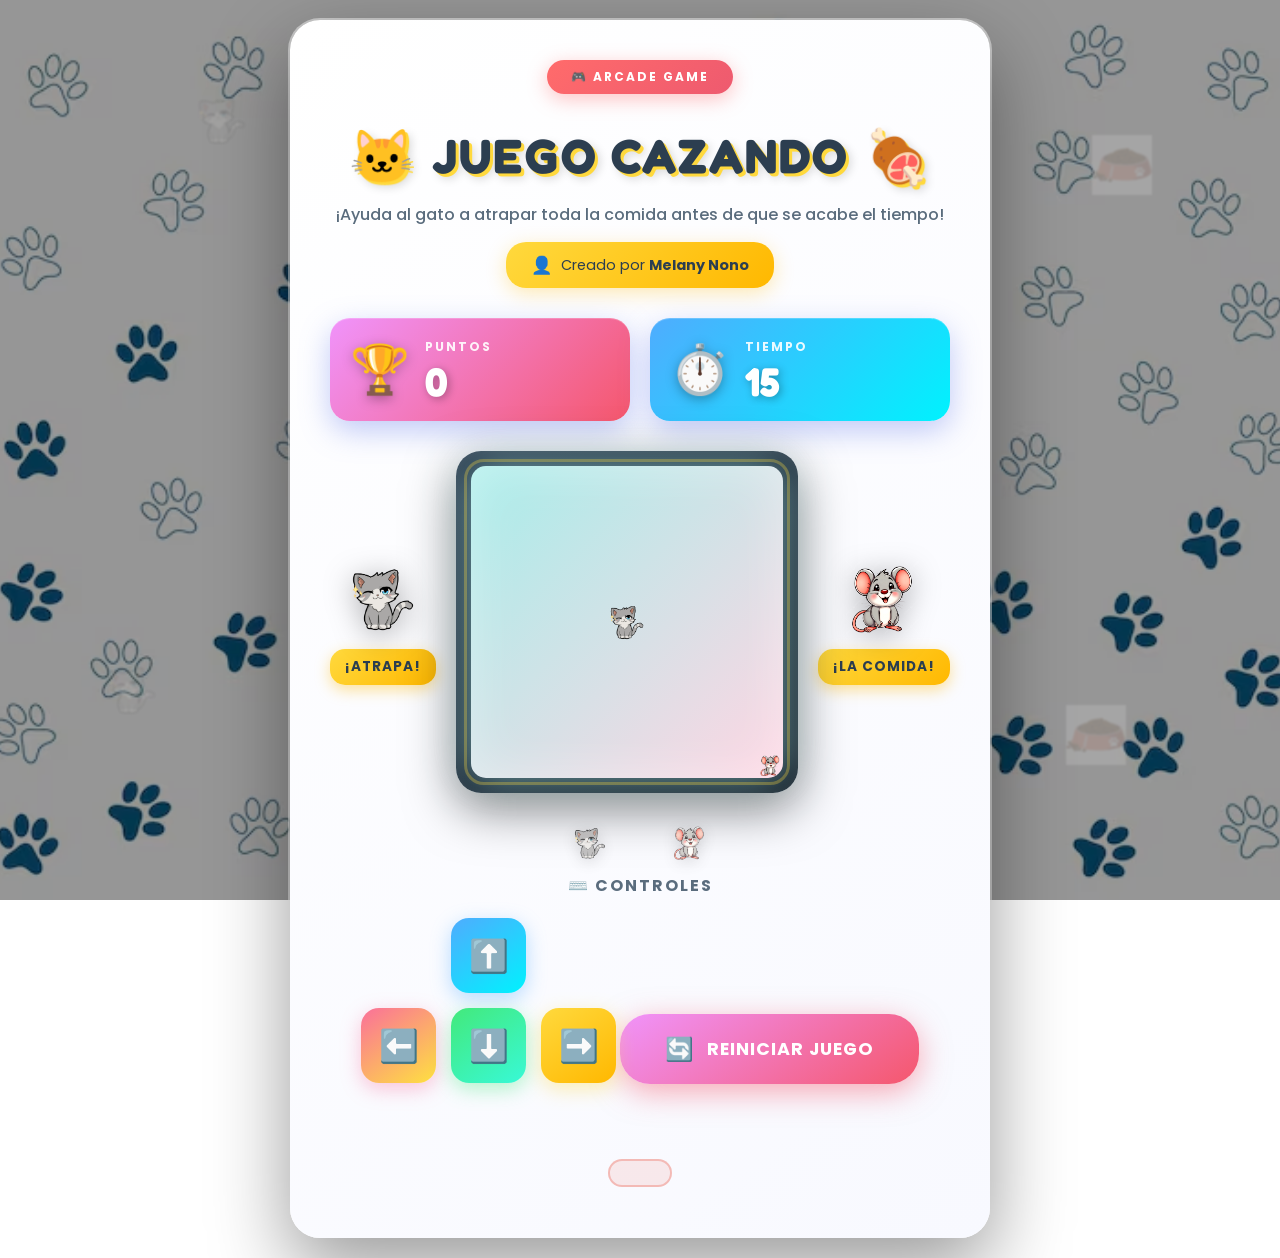
<file: index.html>
<!DOCTYPE html>
<html lang="es">
<head>
  <meta charset="UTF-8">
  <meta name="viewport" content="width=device-width, initial-scale=1.0">
  <title>🎮 Juego Cazando - Atrapa la Comida</title>
  <!-- Google Fonts para tipografía moderna -->
  <link rel="preconnect" href="https://fonts.googleapis.com">
  <link rel="preconnect" href="https://fonts.gstatic.com" crossorigin>
  <link href="https://fonts.googleapis.com/css2?family=Poppins:wght@400;600;700;800&family=Fredoka:wght@500;600;700&display=swap" rel="stylesheet">
  <link rel="stylesheet" href="cazando.css">
  <script src="utilitarios.js"></script>
</head>
<body onload="iniciarJuego();">

  <!-- Decoraciones flotantes -->
  <div class="decorations">
    <img src="gato.png" class="decoration-img decoration-cat-top" alt="Decoración gato">
    <img src="comida.png" class="decoration-img decoration-food-top" alt="Decoración comida">
    <img src="gato.png" class="decoration-img decoration-cat-bottom" alt="Decoración gato">
    <img src="comida.png" class="decoration-img decoration-food-bottom" alt="Decoración comida">
  </div>

  <!-- Contenedor principal centrado -->
  <div class="main-container">
    
    <!-- Encabezado del juego -->
    <header class="game-header">
      <div class="header-badge">🎮 ARCADE GAME</div>
      <h1 class="game-title">
        <span class="title-emoji">🐱</span>
        JUEGO CAZANDO
        <span class="title-emoji">🍖</span>
      </h1>
      <p class="game-subtitle">¡Ayuda al gato a atrapar toda la comida antes de que se acabe el tiempo!</p>
      <div class="author-badge">
        <span class="author-icon">👤</span>
        <span class="author-text">Creado por <strong>Melany Nono</strong></span>
      </div>
    </header>

    <!-- Panel de estadísticas -->
    <div class="stats-panel">
      <div class="stat-card stat-score">
        <div class="stat-icon-wrapper">
          <span class="stat-emoji">🏆</span>
        </div>
        <div class="stat-info">
          <span class="stat-label">PUNTOS</span>
          <span class="stat-number" id="puntos">0</span>
        </div>
      </div>

      <div class="stat-card stat-time">
        <div class="stat-icon-wrapper">
          <span class="stat-emoji">⏱️</span>
        </div>
        <div class="stat-info">
          <span class="stat-label">TIEMPO</span>
          <span class="stat-number" id="tiempo">15</span>
        </div>
      </div>
    </div>

    <!-- Área del juego (Canvas) -->
    <div class="game-area">
      <!-- Decoración lateral izquierda -->
      <div class="side-decoration side-left">
        <img src="gato.png" class="side-img" alt="Gato">
        <div class="side-label">¡ATRAPA!</div>
      </div>

      <div class="canvas-container">
        <canvas id="areaJuego" width="500" height="500"></canvas>
        <div class="canvas-border"></div>
      </div>

      <!-- Decoración lateral derecha -->
      <div class="side-decoration side-right">
        <img src="raton.png" class="side-img" alt="Comida">
        <div class="side-label">¡LA COMIDA!</div>
      </div>
    </div>

    <!-- Panel de controles -->
    <div class="controls-panel">
      <!-- Decoración de mini imágenes sobre controles -->
      <div class="mini-decorations">
        <img src="gato.png" class="mini-deco" alt="mini gato">
        <img src="raton.png" class="mini-deco" alt="mini comida">
      </div>
      <h3 class="controls-title">⌨️ CONTROLES</h3>
      <div class="controls-grid">
        <div class="control-row">
          <button class="control-btn btn-up" onclick="moverArriba();" aria-label="Mover arriba">
            ⬆️
          </button>
        </div>
        <div class="control-row">
          <button class="control-btn btn-left" onclick="moverIzquierda();" aria-label="Mover izquierda">
            ⬅️
          </button>
          <button class="control-btn btn-down" onclick="moverAbajo();" aria-label="Mover abajo">
            ⬇️
          </button>
          <button class="control-btn btn-right" onclick="moverDerecha();" aria-label="Mover derecha">
            ➡️
          </button>
        </div>
      </div>
      
      <button class="restart-btn" onclick="reiniciarJuego();">
        <span class="btn-icon">🔄</span>
        <span class="btn-text">REINICIAR JUEGO</span>
      </button>
    </div>

    <!-- Mensaje de estado -->
    <div class="message-area">
      <p id="mensaje" class="game-message"></p>
    </div>

  </div>

  <script src="cazando.js"></script>

</body>
</html>
</file>
<file: cazando.css>
/* =====================================================
   ESTILOS GENERALES Y RESET
   ===================================================== */
* {
  margin: 0;
  padding: 0;
  box-sizing: border-box;
}

body {
  font-family: 'Poppins', 'Segoe UI', Tahoma, sans-serif;
  min-height: 100vh;
  display: flex;
  justify-content: center;
  align-items: center;
  padding: 20px;
  background: linear-gradient(135deg, #667eea 0%, #764ba2 100%);
  background-image: url(fondo.png);
  background-size: cover;
  background-position: center;
  background-attachment: fixed;
  position: relative;
  overflow-x: hidden;
}

/* Overlay oscuro sobre el fondo para mejor contraste */
body::before {
  content: '';
  position: fixed;
  top: 0;
  left: 0;
  width: 100%;
  height: 100%;
  background: rgba(0, 0, 0, 0.4);
  z-index: 0;
}

/* =====================================================
   DECORACIONES FLOTANTES DE FONDO
   ===================================================== */
.decorations {
  position: fixed;
  top: 0;
  left: 0;
  width: 100%;
  height: 100%;
  pointer-events: none;
  z-index: 0;
}

.decoration-img {
  position: absolute;
  width: 60px;
  height: 60px;
  opacity: 0.15;
  filter: blur(1px);
}

.decoration-cat-top {
  top: 10%;
  left: 15%;
  animation: floatDiagonal 15s ease-in-out infinite;
}

.decoration-food-top {
  top: 15%;
  right: 10%;
  animation: floatDiagonal 12s ease-in-out infinite reverse;
}

.decoration-cat-bottom {
  bottom: 20%;
  left: 8%;
  animation: floatDiagonal 18s ease-in-out infinite;
  animation-delay: 2s;
}

.decoration-food-bottom {
  bottom: 15%;
  right: 12%;
  animation: floatDiagonal 14s ease-in-out infinite reverse;
  animation-delay: 1s;
}

@keyframes floatDiagonal {
  0%, 100% {
    transform: translate(0, 0) rotate(0deg);
  }
  25% {
    transform: translate(20px, -20px) rotate(90deg);
  }
  50% {
    transform: translate(0, -40px) rotate(180deg);
  }
  75% {
    transform: translate(-20px, -20px) rotate(270deg);
  }
}

/* =====================================================
   CONTENEDOR PRINCIPAL
   ===================================================== */
.main-container {
  position: relative;
  z-index: 1;
  max-width: 700px;
  width: 100%;
  background: linear-gradient(145deg, #ffffff 0%, #f8f9ff 100%);
  border-radius: 30px;
  padding: 40px;
  box-shadow: 
    0 30px 80px rgba(0, 0, 0, 0.4),
    0 0 0 2px rgba(255, 255, 255, 0.5);
  animation: fadeIn 0.5s ease-in-out;
}

@keyframes fadeIn {
  from {
    opacity: 0;
    transform: translateY(30px);
  }
  to {
    opacity: 1;
    transform: translateY(0);
  }
}

/* =====================================================
   ENCABEZADO DEL JUEGO
   ===================================================== */
.game-header {
  text-align: center;
  margin-bottom: 30px;
}

.header-badge {
  display: inline-block;
  background: linear-gradient(135deg, #ff6b6b 0%, #ee5a6f 100%);
  color: white;
  padding: 8px 24px;
  border-radius: 25px;
  font-size: 0.75em;
  font-weight: 700;
  letter-spacing: 2px;
  box-shadow: 0 5px 20px rgba(255, 107, 107, 0.4);
  margin-bottom: 15px;
  text-transform: uppercase;
}

.game-title {
  font-family: 'Fredoka', sans-serif;
  font-size: 3em;
  font-weight: 700;
  color: #2c3e50;
  margin: 15px 0;
  text-shadow: 
    3px 3px 0px #ffd93d,
    5px 5px 10px rgba(0, 0, 0, 0.15);
  letter-spacing: 2px;
  display: flex;
  align-items: center;
  justify-content: center;
  gap: 15px;
  line-height: 1.2;
}

.title-emoji {
  font-size: 1.1em;
  animation: bounce 2s ease-in-out infinite;
}

@keyframes bounce {
  0%, 100% {
    transform: translateY(0);
  }
  50% {
    transform: translateY(-10px);
  }
}

.game-subtitle {
  font-size: 1em;
  color: #5a6c7d;
  margin-top: 10px;
  font-weight: 500;
}

.author-badge {
  display: inline-flex;
  align-items: center;
  gap: 8px;
  background: linear-gradient(135deg, #ffd93d 0%, #ffb800 100%);
  padding: 10px 25px;
  border-radius: 20px;
  margin-top: 15px;
  box-shadow: 0 5px 20px rgba(255, 184, 0, 0.3);
  color: #2c3e50;
  font-size: 0.9em;
}

.author-icon {
  font-size: 1.2em;
}

.author-text strong {
  font-weight: 700;
}

/* =====================================================
   PANEL DE ESTADÍSTICAS
   ===================================================== */
.stats-panel {
  display: flex;
  justify-content: center;
  gap: 20px;
  margin-bottom: 30px;
  flex-wrap: wrap;
}

.stat-card {
  flex: 1;
  min-width: 200px;
  background: linear-gradient(135deg, #667eea 0%, #764ba2 100%);
  border-radius: 20px;
  padding: 20px;
  display: flex;
  align-items: center;
  gap: 15px;
  box-shadow: 
    0 10px 30px rgba(102, 126, 234, 0.4),
    inset 0 1px 0 rgba(255, 255, 255, 0.2);
  transition: transform 0.3s ease, box-shadow 0.3s ease;
}

.stat-card:hover {
  transform: translateY(-5px);
  box-shadow: 
    0 15px 40px rgba(102, 126, 234, 0.5),
    inset 0 1px 0 rgba(255, 255, 255, 0.2);
}

.stat-score {
  background: linear-gradient(135deg, #f093fb 0%, #f5576c 100%);
}

.stat-time {
  background: linear-gradient(135deg, #4facfe 0%, #00f2fe 100%);
}

.stat-icon-wrapper {
  font-size: 3em;
  line-height: 1;
  filter: drop-shadow(0 3px 6px rgba(0, 0, 0, 0.3));
}

.stat-info {
  display: flex;
  flex-direction: column;
  gap: 5px;
}

.stat-label {
  font-size: 0.75em;
  font-weight: 700;
  color: rgba(255, 255, 255, 0.9);
  letter-spacing: 2px;
  text-transform: uppercase;
}

.stat-number {
  font-size: 2.5em;
  font-weight: 700;
  color: white;
  line-height: 1;
  text-shadow: 2px 2px 8px rgba(0, 0, 0, 0.3);
  font-family: 'Fredoka', sans-serif;
}

/* =====================================================
   ÁREA DEL JUEGO (CANVAS)
   ===================================================== */
.game-area {
  display: flex;
  justify-content: center;
  align-items: center;
  gap: 20px;
  margin-bottom: 30px;
  position: relative;
}

/* Decoraciones laterales del canvas */
.side-decoration {
  display: flex;
  flex-direction: column;
  align-items: center;
  gap: 10px;
  animation: floatUpDown 3s ease-in-out infinite;
}

.side-decoration.side-left {
  animation-delay: 0s;
}

.side-decoration.side-right {
  animation-delay: 1.5s;
}

.side-img {
  width: 80px;
  height: 80px;
  filter: drop-shadow(0 5px 15px rgba(0, 0, 0, 0.3));
  transition: transform 0.3s ease;
}

.side-img:hover {
  transform: scale(1.15) rotate(5deg);
}

.side-label {
  background: linear-gradient(135deg, #ffd93d 0%, #ffb800 100%);
  color: #2c3e50;
  padding: 8px 15px;
  border-radius: 15px;
  font-size: 0.85em;
  font-weight: 700;
  text-transform: uppercase;
  letter-spacing: 1px;
  box-shadow: 0 5px 15px rgba(255, 184, 0, 0.4);
  white-space: nowrap;
}

@keyframes floatUpDown {
  0%, 100% {
    transform: translateY(0);
  }
  50% {
    transform: translateY(-15px);
  }
}

.canvas-container {
  position: relative;
  padding: 15px;
  background: linear-gradient(145deg, #2c3e50 0%, #1a252f 100%);
  border-radius: 25px;
  box-shadow: 
    0 15px 50px rgba(0, 0, 0, 0.5),
    inset 0 2px 10px rgba(255, 255, 255, 0.1);
}

canvas {
  display: block;
  background: linear-gradient(135deg, #a8edea 0%, #fed6e3 100%);
  border-radius: 15px;
  box-shadow: 
    0 0 40px rgba(168, 237, 234, 0.6),
    inset 0 0 50px rgba(255, 255, 255, 0.4);
  max-width: 100%;
  height: auto;
}

.canvas-border {
  position: absolute;
  top: 8px;
  left: 8px;
  right: 8px;
  bottom: 8px;
  border: 3px solid rgba(255, 217, 61, 0.3);
  border-radius: 20px;
  pointer-events: none;
}

/* =====================================================
   PANEL DE CONTROLES
   ===================================================== */
.controls-panel {
  text-align: center;
  margin-bottom: 25px;
  position: relative;
}

/* Mini decoraciones sobre los controles */
.mini-decorations {
  display: flex;
  justify-content: center;
  gap: 60px;
  margin-bottom: 10px;
}

.mini-deco {
  width: 40px;
  height: 40px;
  opacity: 0.7;
  filter: drop-shadow(0 3px 8px rgba(0, 0, 0, 0.2));
  animation: spin 4s linear infinite;
}

.mini-deco:nth-child(1) {
  animation-direction: normal;
}

.mini-deco:nth-child(2) {
  animation-direction: reverse;
}

@keyframes spin {
  from {
    transform: rotate(0deg);
  }
  to {
    transform: rotate(360deg);
  }
}

.controls-title {
  font-size: 1em;
  font-weight: 700;
  color: #5a6c7d;
  letter-spacing: 2px;
  margin-bottom: 20px;
  text-transform: uppercase;
}

.controls-grid {
  display: inline-block;
  margin-bottom: 25px;
}

.control-row {
  display: flex;
  justify-content: center;
  gap: 15px;
  margin-bottom: 15px;
}

.control-btn {
  width: 75px;
  height: 75px;
  border: none;
  border-radius: 18px;
  font-size: 2em;
  cursor: pointer;
  background: linear-gradient(145deg, #ffffff 0%, #e6e9f0 100%);
  box-shadow: 
    0 6px 20px rgba(0, 0, 0, 0.15),
    inset 0 1px 0 rgba(255, 255, 255, 0.8);
  transition: all 0.2s ease;
  color: #2c3e50;
  display: flex;
  align-items: center;
  justify-content: center;
  position: relative;
  overflow: hidden;
}

.control-btn::before {
  content: '';
  position: absolute;
  top: 0;
  left: 0;
  width: 100%;
  height: 100%;
  background: radial-gradient(circle, rgba(255, 255, 255, 0.3) 0%, transparent 70%);
  opacity: 0;
  transition: opacity 0.3s ease;
}

.control-btn:hover::before {
  opacity: 1;
}

.control-btn:hover {
  transform: translateY(-5px);
  box-shadow: 
    0 10px 30px rgba(0, 0, 0, 0.2),
    inset 0 1px 0 rgba(255, 255, 255, 0.8);
}

.control-btn:active {
  transform: translateY(-2px) scale(0.95);
  box-shadow: 
    0 5px 15px rgba(0, 0, 0, 0.2),
    inset 0 1px 0 rgba(255, 255, 255, 0.8);
}

/* Colores específicos para cada botón */
.btn-up {
  background: linear-gradient(145deg, #4facfe 0%, #00f2fe 100%);
  color: white;
  box-shadow: 0 6px 20px rgba(79, 172, 254, 0.4);
}

.btn-up:hover {
  box-shadow: 0 10px 30px rgba(79, 172, 254, 0.5);
}

.btn-down {
  background: linear-gradient(145deg, #43e97b 0%, #38f9d7 100%);
  color: white;
  box-shadow: 0 6px 20px rgba(67, 233, 123, 0.4);
}

.btn-down:hover {
  box-shadow: 0 10px 30px rgba(67, 233, 123, 0.5);
}

.btn-left {
  background: linear-gradient(145deg, #fa709a 0%, #fee140 100%);
  color: white;
  box-shadow: 0 6px 20px rgba(250, 112, 154, 0.4);
}

.btn-left:hover {
  box-shadow: 0 10px 30px rgba(250, 112, 154, 0.5);
}

.btn-right {
  background: linear-gradient(145deg, #ffd93d 0%, #ffb800 100%);
  color: white;
  box-shadow: 0 6px 20px rgba(255, 217, 61, 0.4);
}

.btn-right:hover {
  box-shadow: 0 10px 30px rgba(255, 217, 61, 0.5);
}

/* Botón de reiniciar */
.restart-btn {
  background: linear-gradient(145deg, #f093fb 0%, #f5576c 100%);
  border: none;
  padding: 18px 45px;
  border-radius: 30px;
  font-size: 1.1em;
  font-weight: 700;
  color: white;
  cursor: pointer;
  box-shadow: 0 8px 30px rgba(245, 87, 108, 0.5);
  transition: all 0.3s ease;
  display: inline-flex;
  align-items: center;
  gap: 12px;
  letter-spacing: 1px;
  text-transform: uppercase;
  font-family: 'Poppins', sans-serif;
}

.restart-btn:hover {
  transform: translateY(-5px);
  box-shadow: 0 12px 40px rgba(245, 87, 108, 0.6);
}

.restart-btn:active {
  transform: translateY(-2px) scale(0.98);
}

.btn-icon {
  font-size: 1.3em;
  display: inline-block;
  animation: rotate 2s linear infinite;
}

@keyframes rotate {
  from {
    transform: rotate(0deg);
  }
  to {
    transform: rotate(360deg);
  }
}

/* =====================================================
   ÁREA DE MENSAJES
   ===================================================== */
.message-area {
  text-align: center;
  min-height: 50px;
  display: flex;
  align-items: center;
  justify-content: center;
}

.game-message {
  font-size: 1.3em;
  font-weight: 700;
  color: #e74c3c;
  padding: 12px 30px;
  background: rgba(231, 76, 60, 0.1);
  border: 2px solid rgba(231, 76, 60, 0.3);
  border-radius: 20px;
  text-shadow: 1px 1px 3px rgba(0, 0, 0, 0.1);
  animation: slideIn 0.5s ease;
}

@keyframes slideIn {
  from {
    opacity: 0;
    transform: translateY(-20px);
  }
  to {
    opacity: 1;
    transform: translateY(0);
  }
}

/* =====================================================
   DISEÑO RESPONSIVE
   ===================================================== */

/* Tablets y pantallas medianas */
@media (max-width: 768px) {
  .main-container {
    padding: 30px 25px;
  }

  .game-title {
    font-size: 2.3em;
    flex-wrap: wrap;
  }

  .stats-panel {
    gap: 15px;
  }

  .stat-card {
    min-width: 170px;
    padding: 18px;
  }

  .stat-number {
    font-size: 2.2em;
  }

  .control-btn {
    width: 65px;
    height: 65px;
    font-size: 1.8em;
  }

  /* Decoraciones laterales más pequeñas */
  .side-decoration {
    display: none;
  }

  .game-area {
    gap: 0;
  }

  .mini-decorations {
    gap: 40px;
  }

  .mini-deco {
    width: 35px;
    height: 35px;
  }

  .decoration-img {
    width: 50px;
    height: 50px;
  }
}

/* Móviles */
@media (max-width: 480px) {
  body {
    padding: 10px;
  }

  .main-container {
    padding: 25px 20px;
    border-radius: 20px;
  }

  .game-title {
    font-size: 1.8em;
    gap: 8px;
  }

  .game-subtitle {
    font-size: 0.9em;
  }

  .stats-panel {
    flex-direction: column;
    gap: 12px;
  }

  .stat-card {
    min-width: 100%;
    padding: 15px;
  }

  .stat-icon-wrapper {
    font-size: 2.5em;
  }

  .stat-number {
    font-size: 2em;
  }

  .canvas-container {
    padding: 10px;
  }

  canvas {
    width: 100%;
    height: auto;
  }

  .control-btn {
    width: 60px;
    height: 60px;
    font-size: 1.6em;
  }

  .control-row {
    gap: 10px;
    margin-bottom: 10px;
  }

  .restart-btn {
    padding: 15px 35px;
    font-size: 1em;
  }

  .controls-title {
    font-size: 0.9em;
  }

  /* Ocultar decoraciones en móviles */
  .side-decoration {
    display: none;
  }

  .mini-decorations {
    gap: 30px;
  }

  .mini-deco {
    width: 30px;
    height: 30px;
  }

  .decoration-img {
    width: 40px;
    height: 40px;
    opacity: 0.1;
  }
}

/* Pantallas muy pequeñas */
@media (max-width: 360px) {
  .game-title {
    font-size: 1.5em;
  }

  .control-btn {
    width: 50px;
    height: 50px;
    font-size: 1.4em;
  }

  .restart-btn {
    padding: 12px 25px;
    font-size: 0.9em;
  }

  /* Ocultar mini decoraciones en pantallas muy pequeñas */
  .mini-decorations {
    display: none;
  }

  .decoration-img {
    display: none;
  }
}
</file>
